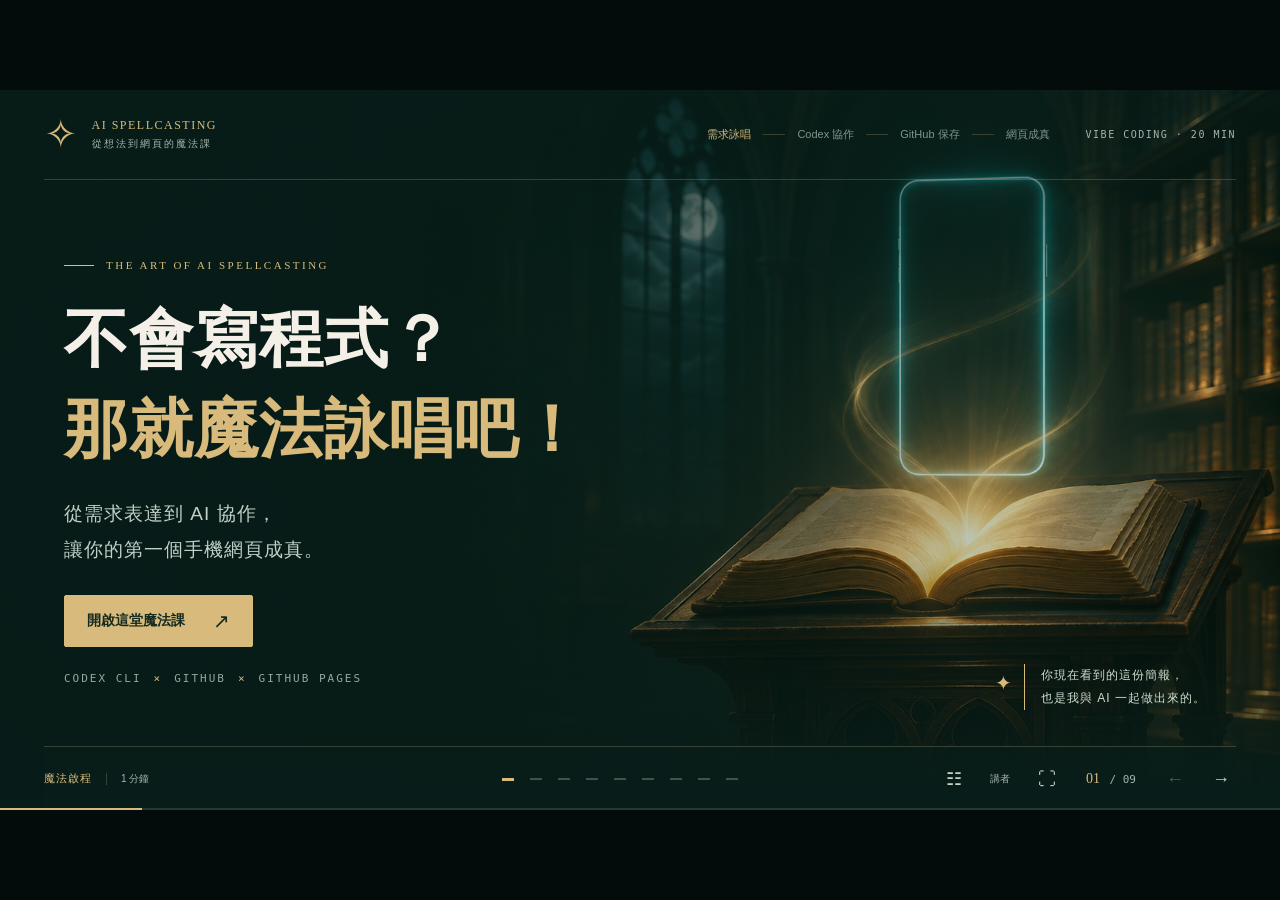
<file: index.html>
<!DOCTYPE html>
<html lang="zh-Hant"><head><meta charset="utf-8"/><meta content="width=device-width,initial-scale=1" name="viewport"/><meta content="#081d19" name="theme-color"/><meta content="20 分鐘，從需求詠唱、Codex 協作到 GitHub Pages 發布。互動式網頁實作課程。" name="description"/><title>不會寫程式？那就魔法詠唱吧！</title><link href="style.css" rel="stylesheet"/></head><body><div class="deck-shell"><div class="deck" id="deck">
<header class="masthead"><button aria-label="回到封面" class="brand" id="home"><span class="sigil">✧</span><span>AI SPELLCASTING<span class="brand-sub">從想法到網頁的魔法課</span></span></button><nav aria-label="課程進度" class="journey"><span class="current">需求詠唱</span><i></i><span>Codex 協作</span><i></i><span>GitHub 保存</span><i></i><span>網頁成真</span></nav><span class="edition">VIBE CODING · 20 MIN</span></header>
<main id="slides">
<section aria-hidden="false" aria-labelledby="title1" class="slide cover active" data-name="魔法啟程" data-time="1 分鐘">
<div aria-label="魔法學院古籍與藍色數位傳送門" class="cover-art" role="img"></div><div class="cover-shade"></div><div class="cover-copy"><div class="eyebrow"><span></span> THE ART OF AI SPELLCASTING</div><h1 id="title1">不會寫程式？<br/><em>那就魔法詠唱吧！</em></h1><p class="cover-desc">從需求表達到 AI 協作，<br/>讓你的第一個手機網頁成真。</p><button class="primary" data-next="">開啟這堂魔法課 <span>↗</span></button><div class="cover-tools">CODEX CLI <b>×</b> GITHUB <b>×</b> GITHUB PAGES</div></div><div class="cover-caption"><span class="tiny-star">✦</span> 你現在看到的這份簡報，<br/>也是我與 AI 一起做出來的。</div>
</section>
<section aria-hidden="true" aria-labelledby="title2" class="slide" data-name="魔法覺醒" data-time="2 分鐘" inert=""><div class="eyebrow">01 / A NEW WAY TO CREATE</div><h2 id="title2">起點，從語法變成<em>想法。</em></h2><p class="lead">AI 降低動手的門檻；你仍負責需求、驗收與取捨。</p><div class="comparison"><div class="old-way"><span class="small-label">過去的起點</span><h3>先學會怎麼寫</h3><div class="code-words"><span>&lt;HTML&gt;</span><span>{ CSS }</span><span>JavaScript( )</span></div><p>結構、樣式、互動<br/>每一部分，都要自己組合。</p></div><div class="divider-star">✧</div><div class="new-way"><span class="small-label gold">現在，你可以這樣開始</span><h3>先說清楚要什麼</h3><blockquote>「我要一個家人用手機<br/>就能查看的旅遊行程表。」</blockquote><p>描述需求 → AI 協助實作 → 親自驗收</p></div></div><div class="takeaway"><span>記住這件事</span>不必先精通程式，也能開始；看懂與確認成果，一樣重要。</div></section>
<section aria-hidden="true" aria-labelledby="title3" class="slide" data-name="詠唱失敗" data-time="2 分鐘" inert=""><div class="eyebrow">02 / THE INCOMPLETE SPELL</div><h2 id="title3">AI 會寫程式，<em>但不會讀心。</em></h2><div class="two-col fail-layout"><div><span class="small-label">第一道咒語</span><div class="spell-quote">「幫我做一個<br/>旅遊網頁。」</div><p class="muted">給的線索太少，AI 就得自己猜。</p><button class="primary" id="cast-vague">施展這道咒語 <span>✧</span></button><p class="demo-label">教學模擬 · 點擊呈現預先製作的範例</p></div><div class="browser-preview"><div class="browser-bar"><span>● ● ●</span> travel-preview.local</div><div class="preview-empty" id="vague-empty"><span>✧</span><p>一句話，會召喚出什麼？</p></div><div hidden="" id="vague-result"><div class="tour-hero"><span>EXPLORE THE WORLD</span><h3>岡山，<br/>遇見美好。</h3><div class="fake-button">探索岡山旅程 ↗</div></div><div class="tour-bottom"><b>精選旅行靈感</b><p>岡山城　/　倉敷漫遊　/　吉備路散策</p></div><div class="result-note">有旅遊的感覺，卻沒有你需要的行程管理。</div></div></div></div></section>
<section aria-hidden="true" aria-labelledby="title4" class="slide" data-name="強化咒語" data-time="4 分鐘" inert=""><div class="eyebrow">03 / MAKE YOUR INTENT VISIBLE <span class="demo-badge">互動教學模擬</span></div><h2 id="title4">讓咒語變清楚，<em>讓想法有形。</em></h2><div class="spell-workbench"><div class="spell-editor"><div class="editor-top"><span>需求詠唱強化器</span><span id="spell-count">0 / 6</span></div><div class="spell-parts" id="spell-parts"></div><div aria-live="polite" class="prompt-box" id="prompt-box">請幫我做一個旅遊網頁。</div><div class="button-row"><button class="primary" id="enhance">補充下一項 <span>＋</span></button><button class="text-button" id="reset-spell">重新詠唱</button><button class="text-button" id="copy-prompt">複製需求 ↗</button></div><p class="demo-label">六項是思考提示，不必每次全部寫滿；預覽為預設範例。</p></div><div class="mini-stage"><div class="phone" id="spell-phone"><div class="phone-notch"></div><div class="mini-app" id="spell-preview"><div class="mini-empty"><span>✧</span><p>你的想法<br/>從一句話開始</p></div></div></div><div class="phone-caption">線索越明確，成果越容易符合期待。</div></div></div></section>
<section aria-hidden="true" aria-labelledby="title5" class="slide" data-name="咒語修正" data-time="2 分鐘" inert=""><div class="eyebrow">04 / COLLABORATE, THEN ITERATE</div><h2 id="title5">第一版，<em>只是對話的開始。</em></h2><p class="lead">不要只說「再好看一點」。告訴 AI：哪裡、怎麼改、哪些要保留。</p><div class="iteration"><div aria-label="協作步驟" class="loop-steps" role="group"><button aria-pressed="true" class="loop-step selected" data-loop="0"><span>01</span><div>說出需求<small>先做一個能用的小版本</small></div>↗</button><button aria-pressed="false" class="loop-step" data-loop="1"><span>02</span><div>檢查成果<small>用實際操作找出差距</small></div>↗</button><button aria-pressed="false" class="loop-step" data-loop="2"><span>03</span><div>具體修正<small>說明改什麼、保留什麼</small></div>↗</button></div><div class="feedback-panel"><span class="small-label gold" id="feedback-label">先提出最小需求</span><blockquote id="feedback-text">「先讓我可以切換日期，查看每天要去的景點。」</blockquote><p id="feedback-detail">第一版先確認核心流程，再逐步加入支出等功能。</p></div></div><div class="takeaway"><span>驗收不是看一眼</span>手機好讀嗎？日期能切嗎？金額真的算對了嗎？</div></section>
<section aria-hidden="true" aria-labelledby="title6" class="slide" data-name="Codex 實戰" data-time="4 分鐘" inert=""><div class="eyebrow">05 / LIVE CODEX SESSION</div><h2 id="title6">現在，<em>讓網頁真的改變。</em></h2><div class="live-layout"><div><div class="terminal"><div class="terminal-title"><span>● ● ●</span> 本機操作指引 · 非連線終端機</div><div class="terminal-body"><p><span class="cyan">~/travel-helper $</span> codex</p><div class="terminal-rule"></div><span class="small-label gold">貼上這段需求</span><p id="live-prompt">請閱讀目前日本岡山 5 天 4 夜專案的 index.html，新增「當日總支出」功能，依選取日期的 expenses 加總 amount，以 JPY 顯示。保留五天日期切換、景點卡片與支出明細，不引入外部套件或 API。完成後請說明修改內容，並提供驗收方式。</p><button class="text-button" id="copy-live">複製到剪貼簿 ↗</button></div></div><div class="live-actions"><a class="text-button" download="index.html" href="starter/index.html">下載半成品 ↓</a><a class="text-button" href="demo/index.html" rel="noopener" target="_blank">開啟完成範例 ↗</a></div><p class="demo-label">現場切換到 Codex CLI 實際修改；右側是離線備援範例。</p></div><div class="live-demo"><div aria-label="範例版本" class="segmented"><button id="show-before">修改前</button><button class="selected" id="show-after">完成範例</button></div><iframe id="travel-frame" src="demo/index.html" title="可操作的旅遊小神器完成範例"></iframe></div></div></section>
<section aria-hidden="true" aria-labelledby="title7" class="slide" data-name="GitHub 保存" data-time="1 分鐘" inert=""><div class="eyebrow">06 / SAVE THE MAGIC</div><h2 id="title7">寫完了，<em>接著讓它被看見。</em></h2><p class="lead">三個名字，三種工作。保存程式與發布網站，是不同的步驟。</p><div class="roles"><article><span class="role-number">01 / LOCAL</span><div class="role-symbol">⌘</div><h3>Git</h3><p>記錄修改版本</p><small>在本機建立可回頭查看的紀錄。</small></article><article><span class="role-number">02 / REMOTE</span><div class="role-symbol">⑂</div><h3>GitHub</h3><p>保存、協作程式</p><small>將版本推送到遠端儲存庫。</small></article><article><span class="role-number">03 / ONLINE</span><div class="role-symbol">↗</div><h3>GitHub Pages</h3><p>發布靜態網站</p><small>從設定的來源產生可開啟的網址。</small></article></div><div class="takeaway"><span>這堂課的路線</span>本機修改 → Git commit → Git push → Pages 發布 → 手機驗收</div></section>
<section aria-hidden="true" aria-labelledby="title8" class="slide" data-name="網頁發布" data-time="3 分鐘" inert=""><div class="eyebrow">07 / OPEN THE PORTAL</div><h2 id="title8">從電腦裡的檔案，<em>到手機裡的網址。</em></h2><div class="deploy-layout"><div class="deploy-steps"><button aria-pressed="true" class="deploy-step selected" data-deploy="0"><span>1</span><div>檢查與提交<small>先確認要上傳哪些檔案</small></div></button><button aria-pressed="false" class="deploy-step" data-deploy="1"><span>2</span><div>推送到 GitHub<small>保存這次修改的版本</small></div></button><button aria-pressed="false" class="deploy-step" data-deploy="2"><span>3</span><div>啟用 Pages<small>設定發布來源，等待完成</small></div></button><a class="source-link" href="https://docs.github.com/en/pages/getting-started-with-github-pages/configuring-a-publishing-source-for-your-github-pages-site" rel="noopener" target="_blank">GitHub 官方設定說明 ↗</a></div><div class="deploy-content" id="deploy-content"><span class="small-label gold">檢查這次要上傳的內容</span><h3>先確認，再留下版本。</h3><pre>git status
git diff
git add index.html
git diff --cached</pre><p>確認 staged 內容只有練習檔案，沒有密碼、API Key 或內部資料。若另有 CSS / JS，請明確加入對應檔案。</p></div></div><p class="deploy-prereq">課前完成：Git 與 Codex CLI 安裝／帳號登入／Git 儲存庫與 origin／main 分支／根目錄 index.html。示範僅使用公開練習資料。</p></section>
<section aria-hidden="true" aria-labelledby="title9" class="slide finale" data-name="魔法成真" data-time="1 分鐘" inert=""><div class="eyebrow">08 / YOUR NEXT CREATION STARTS HERE</div><div class="final-layout"><div><div class="final-star">✧</div><h2 id="title9">真正的魔法，<br/>是把想法<em>說清楚，</em><br/>再讓它成真。</h2><p class="lead">你負責想、確認、改善。<br/>AI 協助你實作。</p><a class="primary" href="demo/index.html" rel="noopener" target="_blank">打開岡山旅遊小神器 <span>↗</span></a></div><div class="qr-panel"><span class="small-label gold">TAKE THE MAGIC WITH YOU</span><div aria-label="課程網址 QR Code" id="qr-code"><svg aria-label="網址 QR Code" role="img" shape-rendering="crispEdges" viewbox="0 0 41 41" xmlns="http://www.w3.org/2000/svg"><rect fill="white" height="100%" width="100%"></rect><path d="M4,4h1v1h-1zM5,4h1v1h-1zM6,4h1v1h-1zM7,4h1v1h-1zM8,4h1v1h-1zM9,4h1v1h-1zM10,4h1v1h-1zM12,4h1v1h-1zM14,4h1v1h-1zM17,4h1v1h-1zM18,4h1v1h-1zM21,4h1v1h-1zM22,4h1v1h-1zM26,4h1v1h-1zM30,4h1v1h-1zM31,4h1v1h-1zM32,4h1v1h-1zM33,4h1v1h-1zM34,4h1v1h-1zM35,4h1v1h-1zM36,4h1v1h-1zM4,5h1v1h-1zM10,5h1v1h-1zM12,5h1v1h-1zM14,5h1v1h-1zM17,5h1v1h-1zM20,5h1v1h-1zM22,5h1v1h-1zM23,5h1v1h-1zM26,5h1v1h-1zM28,5h1v1h-1zM30,5h1v1h-1zM36,5h1v1h-1zM4,6h1v1h-1zM6,6h1v1h-1zM7,6h1v1h-1zM8,6h1v1h-1zM10,6h1v1h-1zM12,6h1v1h-1zM13,6h1v1h-1zM14,6h1v1h-1zM15,6h1v1h-1zM17,6h1v1h-1zM19,6h1v1h-1zM23,6h1v1h-1zM25,6h1v1h-1zM26,6h1v1h-1zM28,6h1v1h-1zM30,6h1v1h-1zM32,6h1v1h-1zM33,6h1v1h-1zM34,6h1v1h-1zM36,6h1v1h-1zM4,7h1v1h-1zM6,7h1v1h-1zM7,7h1v1h-1zM8,7h1v1h-1zM10,7h1v1h-1zM13,7h1v1h-1zM14,7h1v1h-1zM16,7h1v1h-1zM17,7h1v1h-1zM21,7h1v1h-1zM23,7h1v1h-1zM24,7h1v1h-1zM25,7h1v1h-1zM26,7h1v1h-1zM28,7h1v1h-1zM30,7h1v1h-1zM32,7h1v1h-1zM33,7h1v1h-1zM34,7h1v1h-1zM36,7h1v1h-1zM4,8h1v1h-1zM6,8h1v1h-1zM7,8h1v1h-1zM8,8h1v1h-1zM10,8h1v1h-1zM12,8h1v1h-1zM14,8h1v1h-1zM16,8h1v1h-1zM17,8h1v1h-1zM18,8h1v1h-1zM20,8h1v1h-1zM23,8h1v1h-1zM25,8h1v1h-1zM26,8h1v1h-1zM30,8h1v1h-1zM32,8h1v1h-1zM33,8h1v1h-1zM34,8h1v1h-1zM36,8h1v1h-1zM4,9h1v1h-1zM10,9h1v1h-1zM13,9h1v1h-1zM14,9h1v1h-1zM15,9h1v1h-1zM16,9h1v1h-1zM18,9h1v1h-1zM27,9h1v1h-1zM28,9h1v1h-1zM30,9h1v1h-1zM36,9h1v1h-1zM4,10h1v1h-1zM5,10h1v1h-1zM6,10h1v1h-1zM7,10h1v1h-1zM8,10h1v1h-1zM9,10h1v1h-1zM10,10h1v1h-1zM12,10h1v1h-1zM14,10h1v1h-1zM16,10h1v1h-1zM18,10h1v1h-1zM20,10h1v1h-1zM22,10h1v1h-1zM24,10h1v1h-1zM26,10h1v1h-1zM28,10h1v1h-1zM30,10h1v1h-1zM31,10h1v1h-1zM32,10h1v1h-1zM33,10h1v1h-1zM34,10h1v1h-1zM35,10h1v1h-1zM36,10h1v1h-1zM14,11h1v1h-1zM15,11h1v1h-1zM17,11h1v1h-1zM22,11h1v1h-1zM23,11h1v1h-1zM24,11h1v1h-1zM26,11h1v1h-1zM27,11h1v1h-1zM4,12h1v1h-1zM7,12h1v1h-1zM8,12h1v1h-1zM9,12h1v1h-1zM10,12h1v1h-1zM11,12h1v1h-1zM12,12h1v1h-1zM13,12h1v1h-1zM16,12h1v1h-1zM18,12h1v1h-1zM20,12h1v1h-1zM21,12h1v1h-1zM27,12h1v1h-1zM29,12h1v1h-1zM32,12h1v1h-1zM34,12h1v1h-1zM35,12h1v1h-1zM36,12h1v1h-1zM5,13h1v1h-1zM6,13h1v1h-1zM13,13h1v1h-1zM14,13h1v1h-1zM16,13h1v1h-1zM19,13h1v1h-1zM22,13h1v1h-1zM23,13h1v1h-1zM25,13h1v1h-1zM26,13h1v1h-1zM27,13h1v1h-1zM32,13h1v1h-1zM33,13h1v1h-1zM34,13h1v1h-1zM5,14h1v1h-1zM8,14h1v1h-1zM9,14h1v1h-1zM10,14h1v1h-1zM11,14h1v1h-1zM12,14h1v1h-1zM13,14h1v1h-1zM14,14h1v1h-1zM19,14h1v1h-1zM21,14h1v1h-1zM24,14h1v1h-1zM25,14h1v1h-1zM27,14h1v1h-1zM29,14h1v1h-1zM32,14h1v1h-1zM33,14h1v1h-1zM34,14h1v1h-1zM35,14h1v1h-1zM36,14h1v1h-1zM5,15h1v1h-1zM7,15h1v1h-1zM8,15h1v1h-1zM9,15h1v1h-1zM14,15h1v1h-1zM15,15h1v1h-1zM16,15h1v1h-1zM18,15h1v1h-1zM21,15h1v1h-1zM22,15h1v1h-1zM24,15h1v1h-1zM28,15h1v1h-1zM30,15h1v1h-1zM31,15h1v1h-1zM34,15h1v1h-1zM36,15h1v1h-1zM4,16h1v1h-1zM6,16h1v1h-1zM8,16h1v1h-1zM10,16h1v1h-1zM12,16h1v1h-1zM13,16h1v1h-1zM15,16h1v1h-1zM17,16h1v1h-1zM18,16h1v1h-1zM19,16h1v1h-1zM20,16h1v1h-1zM23,16h1v1h-1zM24,16h1v1h-1zM26,16h1v1h-1zM27,16h1v1h-1zM28,16h1v1h-1zM30,16h1v1h-1zM31,16h1v1h-1zM35,16h1v1h-1zM4,17h1v1h-1zM5,17h1v1h-1zM6,17h1v1h-1zM14,17h1v1h-1zM18,17h1v1h-1zM19,17h1v1h-1zM20,17h1v1h-1zM22,17h1v1h-1zM25,17h1v1h-1zM26,17h1v1h-1zM27,17h1v1h-1zM29,17h1v1h-1zM8,18h1v1h-1zM9,18h1v1h-1zM10,18h1v1h-1zM14,18h1v1h-1zM16,18h1v1h-1zM19,18h1v1h-1zM21,18h1v1h-1zM23,18h1v1h-1zM24,18h1v1h-1zM25,18h1v1h-1zM30,18h1v1h-1zM32,18h1v1h-1zM33,18h1v1h-1zM34,18h1v1h-1zM4,19h1v1h-1zM5,19h1v1h-1zM6,19h1v1h-1zM7,19h1v1h-1zM8,19h1v1h-1zM11,19h1v1h-1zM12,19h1v1h-1zM13,19h1v1h-1zM15,19h1v1h-1zM18,19h1v1h-1zM19,19h1v1h-1zM20,19h1v1h-1zM23,19h1v1h-1zM24,19h1v1h-1zM26,19h1v1h-1zM29,19h1v1h-1zM32,19h1v1h-1zM33,19h1v1h-1zM34,19h1v1h-1zM36,19h1v1h-1zM5,20h1v1h-1zM7,20h1v1h-1zM9,20h1v1h-1zM10,20h1v1h-1zM11,20h1v1h-1zM12,20h1v1h-1zM17,20h1v1h-1zM19,20h1v1h-1zM22,20h1v1h-1zM26,20h1v1h-1zM27,20h1v1h-1zM29,20h1v1h-1zM30,20h1v1h-1zM31,20h1v1h-1zM32,20h1v1h-1zM33,20h1v1h-1zM6,21h1v1h-1zM7,21h1v1h-1zM9,21h1v1h-1zM14,21h1v1h-1zM15,21h1v1h-1zM18,21h1v1h-1zM19,21h1v1h-1zM21,21h1v1h-1zM22,21h1v1h-1zM23,21h1v1h-1zM24,21h1v1h-1zM26,21h1v1h-1zM30,21h1v1h-1zM32,21h1v1h-1zM34,21h1v1h-1zM36,21h1v1h-1zM4,22h1v1h-1zM5,22h1v1h-1zM6,22h1v1h-1zM10,22h1v1h-1zM14,22h1v1h-1zM15,22h1v1h-1zM18,22h1v1h-1zM19,22h1v1h-1zM23,22h1v1h-1zM25,22h1v1h-1zM26,22h1v1h-1zM27,22h1v1h-1zM29,22h1v1h-1zM31,22h1v1h-1zM33,22h1v1h-1zM34,22h1v1h-1zM36,22h1v1h-1zM5,23h1v1h-1zM8,23h1v1h-1zM12,23h1v1h-1zM14,23h1v1h-1zM15,23h1v1h-1zM18,23h1v1h-1zM24,23h1v1h-1zM32,23h1v1h-1zM33,23h1v1h-1zM34,23h1v1h-1zM36,23h1v1h-1zM5,24h1v1h-1zM6,24h1v1h-1zM7,24h1v1h-1zM10,24h1v1h-1zM12,24h1v1h-1zM14,24h1v1h-1zM15,24h1v1h-1zM19,24h1v1h-1zM21,24h1v1h-1zM23,24h1v1h-1zM26,24h1v1h-1zM27,24h1v1h-1zM28,24h1v1h-1zM31,24h1v1h-1zM33,24h1v1h-1zM36,24h1v1h-1zM4,25h1v1h-1zM5,25h1v1h-1zM6,25h1v1h-1zM7,25h1v1h-1zM16,25h1v1h-1zM19,25h1v1h-1zM21,25h1v1h-1zM23,25h1v1h-1zM25,25h1v1h-1zM27,25h1v1h-1zM31,25h1v1h-1zM32,25h1v1h-1zM33,25h1v1h-1zM4,26h1v1h-1zM7,26h1v1h-1zM9,26h1v1h-1zM10,26h1v1h-1zM11,26h1v1h-1zM12,26h1v1h-1zM13,26h1v1h-1zM14,26h1v1h-1zM15,26h1v1h-1zM16,26h1v1h-1zM17,26h1v1h-1zM18,26h1v1h-1zM19,26h1v1h-1zM21,26h1v1h-1zM24,26h1v1h-1zM25,26h1v1h-1zM26,26h1v1h-1zM27,26h1v1h-1zM28,26h1v1h-1zM30,26h1v1h-1zM33,26h1v1h-1zM35,26h1v1h-1zM36,26h1v1h-1zM4,27h1v1h-1zM6,27h1v1h-1zM9,27h1v1h-1zM12,27h1v1h-1zM13,27h1v1h-1zM14,27h1v1h-1zM19,27h1v1h-1zM21,27h1v1h-1zM23,27h1v1h-1zM24,27h1v1h-1zM26,27h1v1h-1zM28,27h1v1h-1zM29,27h1v1h-1zM34,27h1v1h-1zM36,27h1v1h-1zM4,28h1v1h-1zM5,28h1v1h-1zM6,28h1v1h-1zM8,28h1v1h-1zM10,28h1v1h-1zM12,28h1v1h-1zM20,28h1v1h-1zM27,28h1v1h-1zM28,28h1v1h-1zM29,28h1v1h-1zM30,28h1v1h-1zM31,28h1v1h-1zM32,28h1v1h-1zM33,28h1v1h-1zM12,29h1v1h-1zM13,29h1v1h-1zM15,29h1v1h-1zM16,29h1v1h-1zM17,29h1v1h-1zM19,29h1v1h-1zM20,29h1v1h-1zM22,29h1v1h-1zM28,29h1v1h-1zM32,29h1v1h-1zM34,29h1v1h-1zM35,29h1v1h-1zM4,30h1v1h-1zM5,30h1v1h-1zM6,30h1v1h-1zM7,30h1v1h-1zM8,30h1v1h-1zM9,30h1v1h-1zM10,30h1v1h-1zM12,30h1v1h-1zM13,30h1v1h-1zM15,30h1v1h-1zM16,30h1v1h-1zM17,30h1v1h-1zM19,30h1v1h-1zM22,30h1v1h-1zM23,30h1v1h-1zM24,30h1v1h-1zM25,30h1v1h-1zM26,30h1v1h-1zM27,30h1v1h-1zM28,30h1v1h-1zM30,30h1v1h-1zM32,30h1v1h-1zM34,30h1v1h-1zM35,30h1v1h-1zM4,31h1v1h-1zM10,31h1v1h-1zM12,31h1v1h-1zM14,31h1v1h-1zM17,31h1v1h-1zM18,31h1v1h-1zM19,31h1v1h-1zM20,31h1v1h-1zM22,31h1v1h-1zM24,31h1v1h-1zM28,31h1v1h-1zM32,31h1v1h-1zM33,31h1v1h-1zM34,31h1v1h-1zM35,31h1v1h-1zM36,31h1v1h-1zM4,32h1v1h-1zM6,32h1v1h-1zM7,32h1v1h-1zM8,32h1v1h-1zM10,32h1v1h-1zM12,32h1v1h-1zM13,32h1v1h-1zM16,32h1v1h-1zM17,32h1v1h-1zM19,32h1v1h-1zM24,32h1v1h-1zM27,32h1v1h-1zM28,32h1v1h-1zM29,32h1v1h-1zM30,32h1v1h-1zM31,32h1v1h-1zM32,32h1v1h-1zM4,33h1v1h-1zM6,33h1v1h-1zM7,33h1v1h-1zM8,33h1v1h-1zM10,33h1v1h-1zM12,33h1v1h-1zM17,33h1v1h-1zM18,33h1v1h-1zM19,33h1v1h-1zM20,33h1v1h-1zM21,33h1v1h-1zM23,33h1v1h-1zM28,33h1v1h-1zM29,33h1v1h-1zM31,33h1v1h-1zM34,33h1v1h-1zM35,33h1v1h-1zM36,33h1v1h-1zM4,34h1v1h-1zM6,34h1v1h-1zM7,34h1v1h-1zM8,34h1v1h-1zM10,34h1v1h-1zM13,34h1v1h-1zM15,34h1v1h-1zM16,34h1v1h-1zM17,34h1v1h-1zM19,34h1v1h-1zM20,34h1v1h-1zM21,34h1v1h-1zM22,34h1v1h-1zM23,34h1v1h-1zM24,34h1v1h-1zM26,34h1v1h-1zM27,34h1v1h-1zM29,34h1v1h-1zM31,34h1v1h-1zM32,34h1v1h-1zM35,34h1v1h-1zM36,34h1v1h-1zM4,35h1v1h-1zM10,35h1v1h-1zM17,35h1v1h-1zM18,35h1v1h-1zM20,35h1v1h-1zM23,35h1v1h-1zM26,35h1v1h-1zM27,35h1v1h-1zM29,35h1v1h-1zM30,35h1v1h-1zM31,35h1v1h-1zM32,35h1v1h-1zM33,35h1v1h-1zM34,35h1v1h-1zM35,35h1v1h-1zM36,35h1v1h-1zM4,36h1v1h-1zM5,36h1v1h-1zM6,36h1v1h-1zM7,36h1v1h-1zM8,36h1v1h-1zM9,36h1v1h-1zM10,36h1v1h-1zM12,36h1v1h-1zM13,36h1v1h-1zM15,36h1v1h-1zM17,36h1v1h-1zM18,36h1v1h-1zM19,36h1v1h-1zM20,36h1v1h-1zM21,36h1v1h-1zM23,36h1v1h-1zM27,36h1v1h-1zM28,36h1v1h-1zM31,36h1v1h-1zM32,36h1v1h-1zM33,36h1v1h-1z" fill="#061b14"></path></svg></div><p id="qr-caption">講師預覽網址 · 需登入擁有者帳號</p><a href="https://ai-spellcasting-academy-jingya.karenl9014.chatgpt.site/" id="qr-link" rel="noopener" target="_blank">https://ai-spellcasting-academy-jingya.karenl9014.chatgpt.site</a><button class="text-button" id="configure-url">設定課堂公開網址 ↗</button><p class="demo-label">上課前改為已發布的 GitHub Pages 網址，<br/>並用另一支手機實際掃碼確認。</p></div></div></section>
</main>
<footer class="deck-footer"><div class="footer-left"><span class="chapter" id="chapter">魔法啟程</span><span class="footer-divider"></span><span id="timing">1 分鐘</span></div><div aria-label="頁面導覽" class="slide-progress" id="slide-progress"></div><div class="footer-controls"><button aria-label="開啟目錄" id="overview-button" title="目錄 (O)">☷</button><button aria-label="開啟講者視窗" id="speaker-button" title="講者視窗 (S)">講者</button><button aria-label="切換全螢幕" id="fullscreen" title="全螢幕 (F)">⛶</button><span class="page" id="page">01 <i>/ 09</i></span><button aria-label="上一頁" disabled="" id="prev">←</button><button aria-label="下一頁" id="next">→</button></div></footer><div class="bottom-track"><div id="bottom-progress" style="width: 11.1111%;"></div></div>
</div></div><dialog id="overview"><div class="dialog-heading"><span>課程地圖 · 20 分鐘</span><button aria-label="關閉目錄" class="text-button" data-close="overview">✕</button></div><div id="overview-list"></div><p class="demo-label">← → 切換頁面 · F 全螢幕 · S 講者視窗 · O 目錄 · Esc 關閉</p></dialog><dialog id="url-dialog"><div class="dialog-heading"><span>設定課堂網址</span><button aria-label="關閉網址設定" class="text-button" data-close="url-dialog">✕</button></div><p>請填入已發布、學員可開啟的完整 HTTPS 網址。</p><form id="url-form"><label for="course-url">課程或作品網址</label><input aria-describedby="url-status" id="course-url" placeholder="https://你的帳號.github.io/專案名稱/" required="" type="url"/><p id="url-status" role="status"></p><button class="primary" type="submit">更新 QR Code <span>↗</span></button></form><button class="text-button" id="reset-url">還原講師預覽網址</button></dialog><div class="toast" id="toast" role="status"></div><script defer="True" src="qr.js"></script><script defer="True" src="okayama-itinerary.js"></script><script defer="True" src="app.js"></script></body></html>
</file>
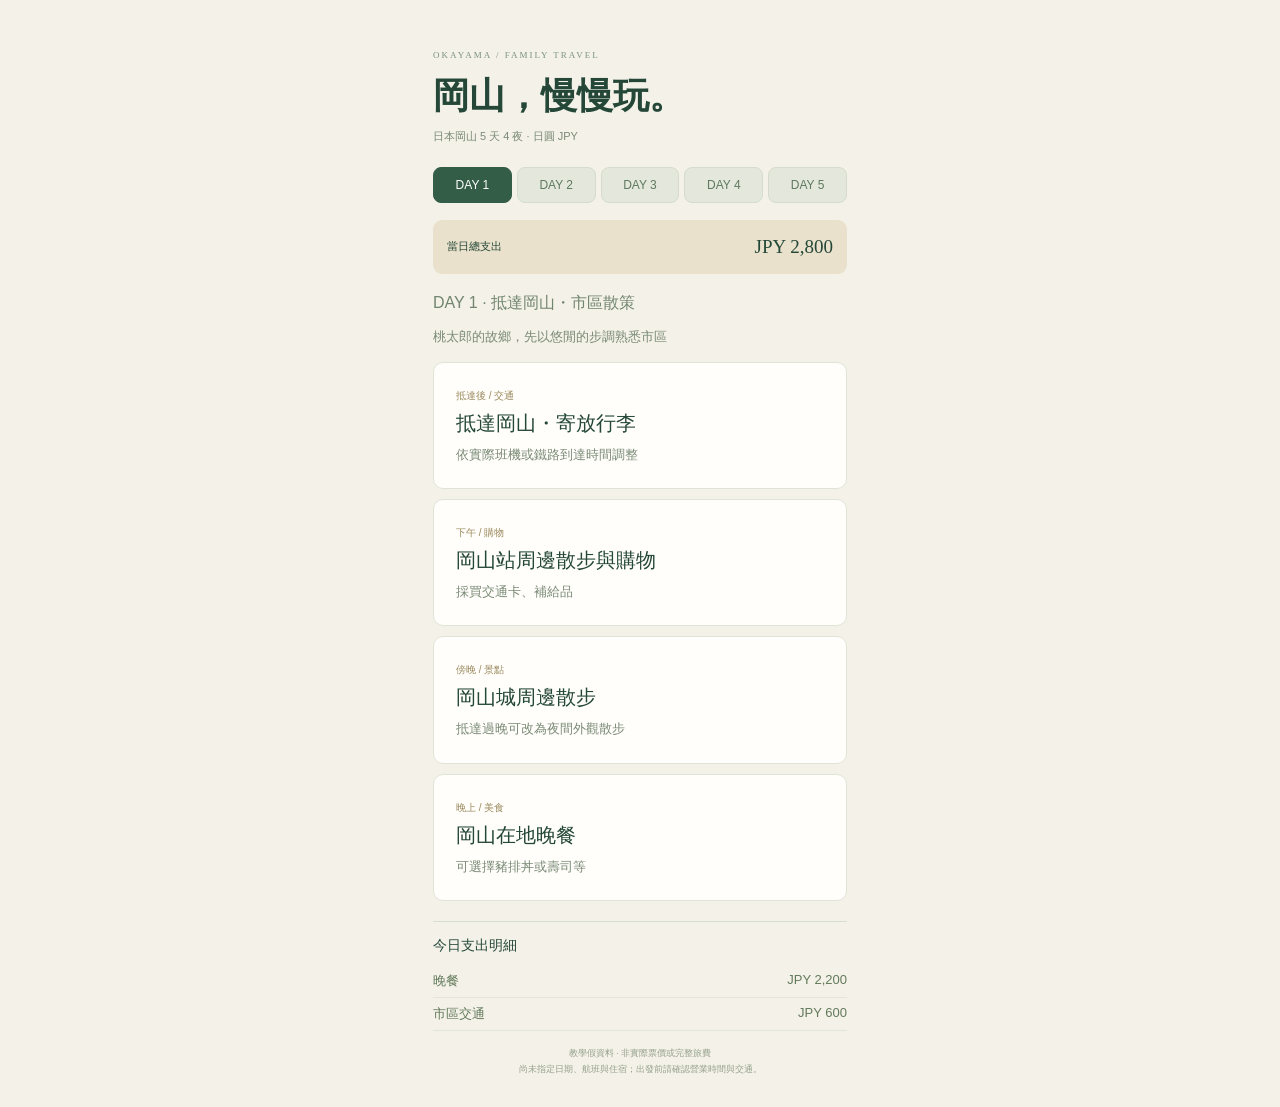
<file: demo/index.html>
<!DOCTYPE html>
<!-- saved from url=(0068)https://ai-spellcasting-academy-jingya.karenl9014.chatgpt.site/demo/ -->
<html lang="zh-Hant"><head><meta http-equiv="Content-Type" content="text/html; charset=UTF-8"><meta name="viewport" content="width=device-width,initial-scale=1"><title>旅遊小神器｜日本岡山 5 天 4 夜</title><style>*{box-sizing:border-box}body{margin:0;background:#f3f1e8;color:#244738;font-family:'Microsoft JhengHei','PingFang TC',sans-serif}.app{max-width:450px;margin:auto;padding:25px 18px 30px}.eyebrow{font:9px Georgia,serif;letter-spacing:2px;color:#7c937f}h1{font-family:'PMingLiU',serif;font-size:28px;font-weight:600;margin:12px 0 6px}p{font-size:11px;color:#7a8a76;margin:0;line-height:1.7}.days{display:flex;gap:9px;margin:21px 0 17px}.days button{flex:1;background:#e4e7db;color:#5f795f;border:1px solid #d5dccb;border-radius:8px;padding:11px 8px;font-size:12px;cursor:pointer}.days button.active{background:#335d47;color:#fff;border-color:#335d47}.date{font-size:11px;color:#71856f;margin:15px 0 9px}.card{background:#fffefa;border:1px solid #e0e4d7;border-radius:10px;padding:14px;margin-bottom:10px}.card small{font-size:10px;color:#9a885d}.card h2{font-size:16px;font-weight:500;margin:7px 0}.card p{font-size:11px}.cost{color:#516c4d;font-size:11px;margin-top:10px;display:block}.total{background:#e9e1cb;padding:16px 14px;border-radius:9px;margin:0 0 15px;display:flex;justify-content:space-between;align-items:center}.total span{font-size:11px}.total strong{font:19px Georgia,serif}.hint{margin-top:14px;text-align:center;font-size:9px;color:#96a18c}button:focus-visible{outline:3px solid #a18039;outline-offset:3px}@media(min-width:600px){.app{padding-top:50px}h1{font-size:36px}.card{padding:22px}.card h2{font-size:20px}.card p,.cost,.date{font-size:13px}.days button{font-size:14px}}
.days{display:grid;grid-template-columns:repeat(5,minmax(0,1fr));gap:5px}.days button{min-width:0;padding:10px 1px;font-size:10px;white-space:nowrap}.days button:focus-visible{outline:2px solid #a18039;outline-offset:2px}.total{margin:0 0 15px;gap:8px}.total strong{white-space:nowrap}.summary{margin:0 0 14px;line-height:1.8;font-size:11px}.expense-section{margin-top:20px;border-top:1px solid #d7dece;padding-top:15px}.expense-section h2{font-size:14px;font-weight:500;margin:0 0 10px}.expense-row{display:flex;justify-content:space-between;gap:12px;font-size:11px;color:#637a5b;padding:7px 0;border-bottom:1px solid #e1e6d8}.expense-row strong{font-weight:500;white-space:nowrap}.date{font-size:13px;font-weight:500;line-height:1.7}.hint{line-height:1.8}button{touch-action:manipulation}@media(min-width:600px){.days button{font-size:12px}.date{font-size:16px}.summary,.expense-row{font-size:13px}}</style></head><body><main class="app"><div class="eyebrow">OKAYAMA / FAMILY TRAVEL</div><h1>岡山，慢慢玩。</h1><p>日本岡山 5 天 4 夜 · 日圓 JPY</p><nav class="days" aria-label="選擇旅遊日期"><button data-day="1" aria-pressed="true" class="active">DAY 1</button><button data-day="2" aria-pressed="false">DAY 2</button><button data-day="3" aria-pressed="false">DAY 3</button><button data-day="4" aria-pressed="false">DAY 4</button><button data-day="5" aria-pressed="false">DAY 5</button></nav><section class="total" aria-label="當日支出統計"><span>當日總支出</span><strong id="daily-total" aria-live="polite">JPY 2,800</strong></section><div class="date" id="date-label">DAY 1 · 抵達岡山・市區散策</div><p class="summary" id="day-summary">桃太郎的故鄉，先以悠閒的步調熟悉市區</p><section id="itinerary" aria-label="當日行程"><article class="card"><small>抵達後 / 交通</small><h2>抵達岡山・寄放行李</h2><p>依實際班機或鐵路到達時間調整</p></article><article class="card"><small>下午 / 購物</small><h2>岡山站周邊散步與購物</h2><p>採買交通卡、補給品</p></article><article class="card"><small>傍晚 / 景點</small><h2>岡山城周邊散步</h2><p>抵達過晚可改為夜間外觀散步</p></article><article class="card"><small>晚上 / 美食</small><h2>岡山在地晚餐</h2><p>可選擇豬排丼或壽司等</p></article></section><section class="expense-section" aria-label="當日支出明細"><h2>今日支出明細</h2><div id="expenses"><div class="expense-row"><span>晚餐</span><strong>JPY 2,200</strong></div><div class="expense-row"><span>市區交通</span><strong>JPY 600</strong></div></div></section><p class="hint">教學假資料 · 非實際票價或完整旅費<br>尚未指定日期、航班與住宿；出發前請確認營業時間與交通。</p></main><script>
/* 日本岡山 5天4夜：旅遊小神器教學示範資料
 * 此為示範行程，非實際航班、票券或訂房。時間為建議節奏，不代表店家營業時間。
 * 預估支出是教學用假資料，單位 JPY。
 */
const okayamaTrip = {
  title: '日本岡山 5 天 4 夜',
  subtitle: '晴天之國 · 岡山／倉敷／吉備／瀨戶內海',
  destination: '日本・岡山',
  duration: { days: 5, nights: 4 },
  base: '岡山車站周邊（示範住宿地點，尚未訂房）',
  currency: 'JPY',
  note: '行程與費用皆為教學示範。尚未指定旅遊日期、航班與住宿；景點開放時間、交通及船班請出發前再次確認。',
  days: [
    {
      day: 1, title: '抵達岡山・市區散策', area: '岡山市',
      summary: '桃太郎的故鄉，先以悠閒的步調熟悉市區',
      activities: [
        { time: '抵達後', name: '抵達岡山・寄放行李', category: '交通', memo: '依實際班機或鐵路到達時間調整' },
        { time: '下午', name: '岡山站周邊散步與購物', category: '購物', memo: '採買交通卡、補給品' },
        { time: '傍晚', name: '岡山城周邊散步', category: '景點', memo: '抵達過晚可改為夜間外觀散步' },
        { time: '晚上', name: '岡山在地晚餐', category: '美食', memo: '可選擇豬排丼或壽司等' }
      ],
      expenses: [{ label: '晚餐', amount: 2200 }, { label: '市區交通', amount: 600 }]
    },
    {
      day: 2, title: '岡山後樂園・岡山城', area: '岡山市',
      summary: '漫步日本庭園，參觀烏城與旭川河畔',
      activities: [
        { time: '09:00', name: '岡山後樂園', category: '景點', memo: '庭園漫步、拍照' },
        { time: '11:30', name: '旭川河畔散步', category: '散步', memo: '步行至岡山城周邊' },
        { time: '13:00', name: '岡山城', category: '景點', memo: '參觀展區；依官方票價與開館日調整' },
        { time: '16:00', name: '表町商店街', category: '購物', memo: '咖啡、甜點與自由活動' }
      ],
      expenses: [{ label: '景點門票（示意）', amount: 1200 }, { label: '午晚餐', amount: 3200 }, { label: '交通', amount: 500 }]
    },
    {
      day: 3, title: '倉敷美觀地區・大原美術館', area: '倉敷市',
      summary: '白壁街屋、柳樹河道與經典美術館',
      activities: [
        { time: '09:00', name: 'JR 前往倉敷', category: '交通', memo: '從岡山站出發' },
        { time: '10:00', name: '倉敷美觀地區', category: '景點', memo: '白壁街屋、倉敷川散步' },
        { time: '13:00', name: '大原美術館', category: '景點', memo: '依實際開館資訊安排' },
        { time: '15:30', name: '倉敷特色小店・咖啡店', category: '購物', memo: '牛仔布雜貨、甜點等' },
        { time: '傍晚', name: '返回岡山市', category: '交通', memo: '依當日狀況彈性調整' }
      ],
      expenses: [{ label: '往返交通（示意）', amount: 800 }, { label: '美術館（示意）', amount: 2000 }, { label: '餐飲', amount: 2800 }, { label: '購物', amount: 1500 }]
    },
    {
      day: 4, title: '吉備路・歷史散策', area: '岡山／總社',
      summary: '走訪吉備津神社與吉備路田園風光',
      activities: [
        { time: '09:00', name: '吉備津神社', category: '景點', memo: '欣賞神社建築與長迴廊' },
        { time: '11:30', name: '吉備津彥神社（可選）', category: '景點', memo: '視移動方式與體力取捨' },
        { time: '下午', name: '備中國分寺周邊', category: '景點', memo: '交通銜接需事前確認；可改安排岡山市區' },
        { time: '晚上', name: '岡山站周邊自由活動', category: '購物', memo: '準備伴手禮' }
      ],
      expenses: [{ label: '交通（示意）', amount: 1800 }, { label: '餐飲', amount: 2600 }, { label: '伴手禮', amount: 2000 }]
    },
    {
      day: 5, title: '岡山伴手禮・返程', area: '岡山市',
      summary: '輕鬆收尾，預留往返機場或車站時間',
      activities: [
        { time: '上午', name: '岡山站周邊早餐', category: '美食', memo: '依退房時間安排' },
        { time: '中午前後', name: '伴手禮採買', category: '購物', memo: '桃子點心、吉備糰子等' },
        { time: '返程前', name: '前往機場或下一個城市', category: '交通', memo: '實際時刻依班機或鐵路安排' }
      ],
      expenses: [{ label: '餐飲', amount: 1600 }, { label: '伴手禮', amount: 2500 }, { label: '返程交通（示意）', amount: 1200 }]
    }
  ]
};

const currency = amount => 'JPY ' + amount.toLocaleString('zh-TW');
function render(dayNumber) {
  const today = okayamaTrip.days.find(day => day.day === dayNumber);
  document.querySelectorAll('[data-day]').forEach(button => {
    const active = Number(button.dataset.day) === dayNumber;
    button.classList.toggle('active', active);
    button.setAttribute('aria-pressed', String(active));
  });
  document.getElementById('date-label').textContent = 'DAY ' + today.day + ' · ' + today.title;
  document.getElementById('day-summary').textContent = today.summary;
  document.getElementById('itinerary').innerHTML = today.activities.map(item => `<article class="card"><small>${item.time} / ${item.category}</small><h2>${item.name}</h2><p>${item.memo}</p></article>`).join('');
  document.getElementById('expenses').innerHTML = today.expenses.map(item => `<div class="expense-row"><span>${item.label}</span><strong>${currency(item.amount)}</strong></div>`).join('');
  const total = today.expenses.reduce((sum, item) => sum + item.amount, 0);
  document.getElementById('daily-total').textContent = currency(total);
}
document.querySelectorAll('[data-day]').forEach(button => button.addEventListener('click', () => render(Number(button.dataset.day))));
render(1);
</script>
</body></html>
</file>
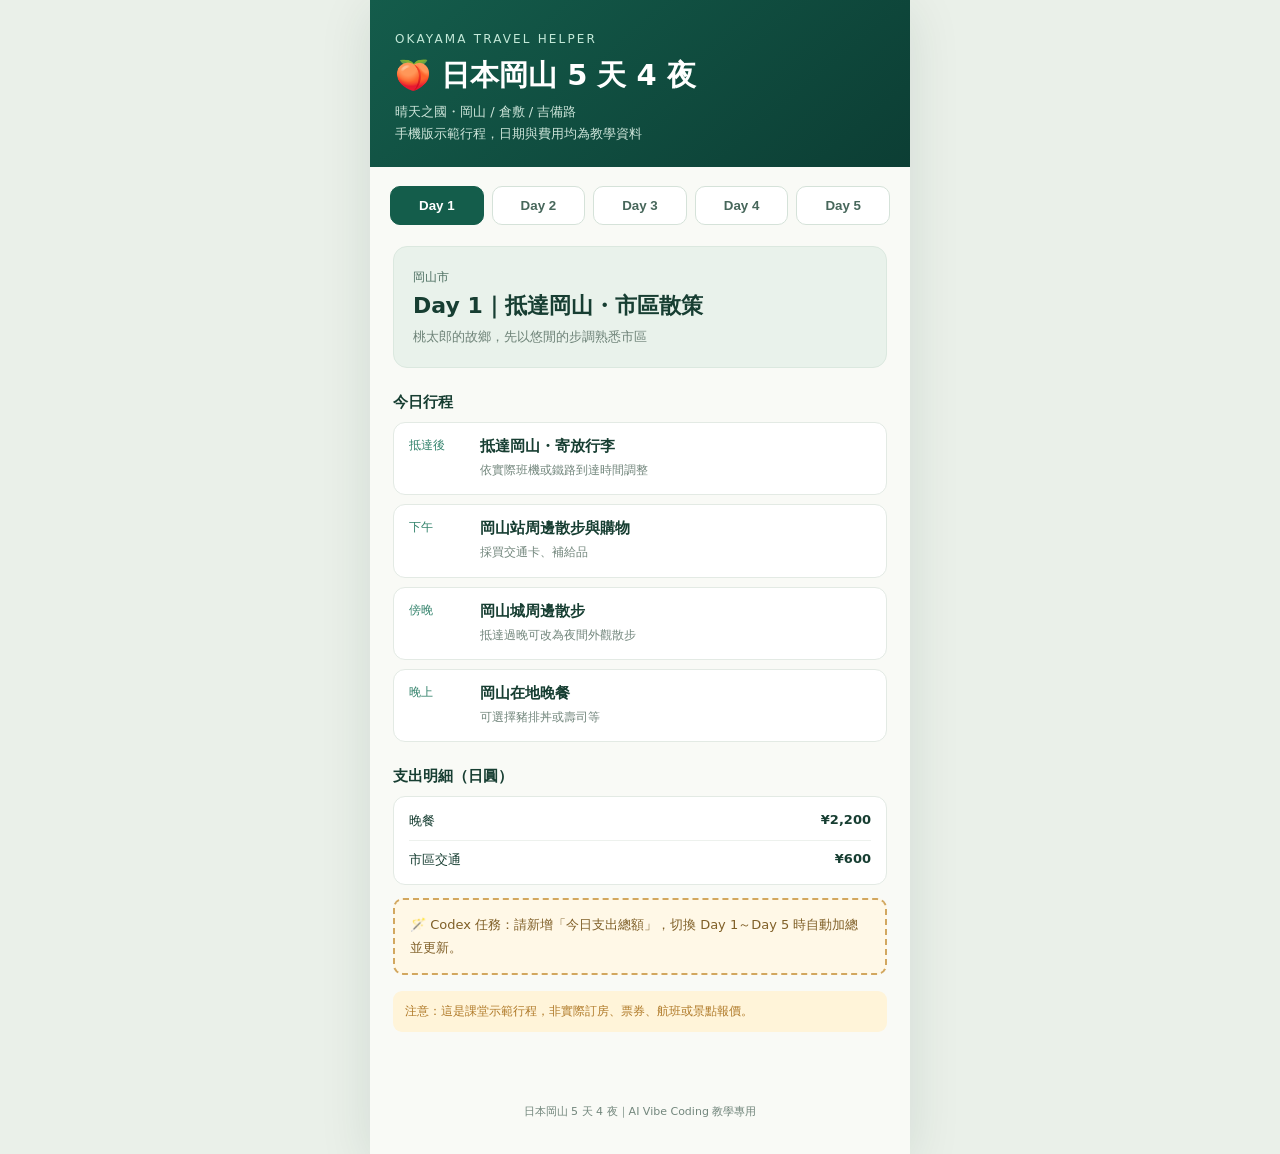
<file: starter/index.html>
<!doctype html><html lang="zh-Hant"><head><meta charset="utf-8"><meta name="viewport" content="width=device-width, initial-scale=1"><title>岡山 5 天 4 夜｜旅遊小神器</title><style>
:root{font-family:'Noto Sans TC','Microsoft JhengHei',system-ui,sans-serif;color:#173e32;background:#eaf0e9}*{box-sizing:border-box}body{margin:0}.wrap{max-width:540px;margin:auto;min-height:100vh;background:#f9faf6;box-shadow:0 10px 50px #163b2b1c}header{padding:32px 25px 22px;background:linear-gradient(140deg,#145c4b,#0c3e34);color:white}header .kicker{font-size:12px;letter-spacing:.18em;color:#c3e8d8}h1{font-size:29px;margin:10px 0 5px}header p{color:#cce4d9;font-size:13px;line-height:1.7;margin:0}.tabs{display:flex;gap:8px;padding:19px 20px 0;overflow:auto}.tabs button{flex:1;min-width:64px;border:1px solid #d5e2d9;border-radius:10px;padding:11px 9px;background:white;color:#47675b;font-weight:700}.tabs button.selected{background:#145d4b;color:white;border-color:#145d4b}main{padding:16px 23px 38px}.day{background:#e9f2eb;border:1px solid #dbe8df;border-radius:14px;padding:19px;margin:5px 0 16px}.day small{font-size:12px;color:#507264}.day h2{font-size:22px;margin:5px 0}.day p{font-size:13px;color:#6d8277;margin:0;line-height:1.7}.title{font-size:15px;font-weight:800;margin:25px 0 10px}.card{background:white;border:1px solid #e3eae4;border-radius:12px;padding:14px 15px;margin-bottom:9px;display:flex;gap:13px}.time{font-size:12px;color:#32826b;width:58px;flex:none}.activity{font-size:15px;font-weight:700}.memo{font-size:12px;color:#72867c;margin-top:5px;line-height:1.6}.expense-list{background:#fff;border:1px solid #e3eae4;border-radius:12px;padding:5px 15px}.expense-row{display:flex;justify-content:space-between;gap:10px;padding:10px 0;border-bottom:1px solid #edf1ed;font-size:13px}.expense-row:last-child{border:0}.expense-row b{font-variant-numeric:tabular-nums}.total{display:flex;align-items:center;justify-content:space-between;background:#145d4b;color:white;padding:19px 18px;border-radius:12px;margin-top:13px}.total b{font-size:26px}.overall{font-size:12px;color:#678074;margin:16px 0;text-align:right}.warning{font-size:12px;color:#b07a29;background:#fff4d9;border-radius:9px;padding:12px;margin:12px 0}.footer{font-size:11px;line-height:1.8;color:#73877d;text-align:center;padding:20px 23px 32px}.todo{border:2px dashed #d2a75f;background:#fff8e7;padding:13px 15px;border-radius:10px;color:#806028;font-size:13px;margin-top:13px;line-height:1.8}
</style></head><body><div class="wrap"><header><div class="kicker">OKAYAMA TRAVEL HELPER</div><h1>🍑 日本岡山 5 天 4 夜</h1><p>晴天之國・岡山 / 倉敷 / 吉備路<br>手機版示範行程，日期與費用均為教學資料</p></header><nav class="tabs" id="tabs" aria-label="選擇旅遊日期"></nav><main><section class="day"><small id="area"></small><h2 id="dayTitle"></h2><p id="summary"></p></section><h3 class="title">今日行程</h3><div id="activities"></div><h3 class="title">支出明細（日圓）</h3><div class="expense-list" id="expenses"></div><div class="todo">🪄 Codex 任務：請新增「今日支出總額」，切換 Day 1～Day 5 時自動加總並更新。</div><div class="overall" id="overall"></div><div class="warning">注意：這是課堂示範行程，非實際訂房、票券、航班或景點報價。</div></main><div class="footer">日本岡山 5 天 4 夜｜AI Vibe Coding 教學專用</div></div><script src="okayama-itinerary.js"></script><script>
const tabs=document.getElementById('tabs');let selectedDay=1;function yen(n){return '¥'+Number(n).toLocaleString('ja-JP')}
function render(dayNumber){selectedDay=dayNumber;const d=okayamaTrip.days[dayNumber-1];tabs.innerHTML=okayamaTrip.days.map(x=>`<button class="${x.day===dayNumber?'selected':''}" data-day="${x.day}">Day ${x.day}</button>`).join('');tabs.querySelectorAll('button').forEach(b=>b.addEventListener('click',()=>render(Number(b.dataset.day))));document.getElementById('area').textContent=d.area;document.getElementById('dayTitle').textContent=`Day ${d.day}｜${d.title}`;document.getElementById('summary').textContent=d.summary;document.getElementById('activities').innerHTML=d.activities.map(a=>`<article class="card"><div class="time">${a.time}</div><div><div class="activity">${a.name}</div><div class="memo">${a.memo}</div></div></article>`).join('');document.getElementById('expenses').innerHTML=d.expenses.map(e=>`<div class="expense-row"><span>${e.label}</span><b>${yen(e.amount)}</b></div>`).join('');// TODO: 讓 Codex 從 d.expenses 計算當日總額，並顯示在畫面中。
}
render(1);
</script></body></html>
</file>
<file: style.css>
:root{--bg:#081d19;--panel:#102a24;--ink:#f4f0e7;--muted:#a3b4ab;--gold:#d8bb7c;--cyan:#8edcd7;--line:rgba(211,190,141,.23);--serif:'Noto Serif TC','Songti TC','PMingLiU',serif;--sans:'Noto Sans TC','PingFang TC','Microsoft JhengHei',sans-serif}*{box-sizing:border-box}body{margin:0;background:#030c0a;color:var(--ink);font-family:var(--sans);font-size:16px}button,input,a{-webkit-tap-highlight-color:transparent}button,input{font:inherit}button,a{touch-action:manipulation}button{cursor:pointer}a{color:inherit}button:focus-visible,a:focus-visible,input:focus-visible{outline:3px solid var(--cyan);outline-offset:5px}button{color:inherit}button:disabled{cursor:default;opacity:.35}button[hidden],[hidden]{display:none!important}h1,h2,h3,p{margin:0}em{font-style:normal;color:var(--gold)}.deck-shell{width:100%;height:100dvh;display:flex;align-items:center;justify-content:center;overflow:hidden}.deck{width:1280px;height:720px;flex-shrink:0;position:relative;background:var(--bg);overflow:hidden;transform-origin:center center;isolation:isolate}.deck:before{content:'';position:absolute;inset:0;background:radial-gradient(ellipse at 90% 15%,#193e302e,transparent 65%);pointer-events:none;z-index:-1}.masthead{height:90px;position:absolute;inset:0 44px auto;display:flex;align-items:center;border-bottom:1px solid var(--line);z-index:5}.brand{display:flex;align-items:center;gap:12px;background:none;border:0;text-align:left;padding:0;font-family:Georgia,serif;letter-spacing:1.5px;font-size:12px;color:var(--gold)}.sigil{font-size:40px;font-weight:normal;line-height:1}.brand-sub{display:block;font-family:var(--sans);letter-spacing:2px;font-size:10px;color:var(--muted);margin-top:4px}.journey{margin-left:auto;display:flex;align-items:center;gap:12px;font-size:11px;color:#7f958b}.journey span.current{color:var(--gold)}.journey span.passed{color:var(--ink)}.journey i{width:22px;height:1px;background:var(--line)}.edition{font-family:monospace;font-size:10px;letter-spacing:1.5px;color:var(--muted);margin-left:36px}.slide{position:absolute;inset:90px 0 64px;padding:28px 60px 24px;visibility:hidden;opacity:0;pointer-events:none;transition:opacity .32s,visibility .32s;overflow:hidden}.slide.active{visibility:visible;opacity:1;pointer-events:auto}.eyebrow{font-family:Georgia,serif;letter-spacing:2.5px;font-size:11px;color:var(--gold);margin:3px 0 18px;display:flex;align-items:center;gap:12px}.eyebrow>span:not(.demo-badge){display:inline-block;width:30px;height:1px;background:var(--gold)}h1,h2{font-family:var(--serif);font-weight:600;letter-spacing:1px}h1{font-size:64px;line-height:1.4}h2{font-size:40px;line-height:1.35;margin-bottom:12px}h3{font-size:28px;font-weight:500;line-height:1.5}.lead{font-size:17px;line-height:1.9;color:var(--muted)}.small-label{font-size:12px;letter-spacing:2px;color:var(--muted)}.gold{color:var(--gold)}.primary{display:inline-flex;align-items:center;justify-content:center;gap:28px;background:var(--gold);color:#14291f;border:1px solid var(--gold);padding:13px 22px;text-decoration:none;font-size:14px;font-weight:600;border-radius:2px;transition:background .2s,transform .2s}.primary:hover{background:#ead2a0;transform:translateY(-2px)}.primary span{font-size:20px;font-weight:400}.text-button{background:none;border:0;border-bottom:1px solid transparent;color:var(--gold);padding:8px 2px;font-size:12px;line-height:1.5;text-decoration:none;display:inline-block}.text-button:hover{border-color:var(--gold)}.demo-label{font-size:11px;line-height:1.7;color:var(--muted);margin-top:12px}.demo-badge{font-family:var(--sans);font-size:10px;letter-spacing:1px;border:1px solid var(--line);border-radius:20px;padding:4px 9px;color:var(--muted)}.muted{color:var(--muted);line-height:1.8;font-size:16px}.two-col{display:grid;grid-template-columns:1fr 1.1fr;gap:70px}.cover{inset:0;padding:0}.cover-art{position:absolute;inset:0;background-image:url('assets/academy.png');background-position:center;background-size:cover;z-index:-2}.cover-shade{position:absolute;inset:0;z-index:-1;background:linear-gradient(90deg,#071c18f5 0%,#071c18d9 26%,#071c1850 60%,#071c1810),linear-gradient(0deg,#081d19,transparent 35%,transparent 70%,#081d19aa)}.cover-copy{position:absolute;left:64px;top:166px}.cover-copy .eyebrow{margin-bottom:24px}.cover-desc{font-size:19px;line-height:1.9;letter-spacing:1px;color:#c1cfc6;margin:22px 0 27px}.cover-tools{font:11px monospace;letter-spacing:2px;color:#93a99d;margin-top:25px;display:flex;gap:12px}.cover-tools b{font-weight:normal;color:var(--gold)}.cover-caption{position:absolute;right:74px;bottom:100px;font-size:12px;line-height:1.9;color:#cfddcf;letter-spacing:1px;border-left:1px solid var(--gold);padding-left:16px}.tiny-star{color:var(--gold);position:absolute;left:-30px;font-size:20px}.comparison{display:grid;grid-template-columns:1fr 70px 1.1fr;gap:25px;margin-top:29px}.old-way,.new-way{padding:27px 30px;min-height:285px;border-top:1px solid var(--line);border-bottom:1px solid var(--line)}.old-way h3,.new-way h3{margin-top:12px}.old-way{color:#98aca1}.old-way p,.new-way p{font-size:14px;line-height:1.9;margin-top:22px;color:var(--muted)}.code-words{display:flex;gap:8px;flex-wrap:wrap;margin-top:24px;font:16px monospace}.code-words span{padding:10px;background:#0e2720}.divider-star{display:flex;align-items:center;justify-content:center;color:var(--gold);font-size:46px}.new-way{background:linear-gradient(120deg,#25433655,transparent);border-color:#d8bb7c66}.new-way blockquote{font-size:22px;line-height:1.7;margin:16px 0 0;color:var(--ink);font-family:var(--serif)}.takeaway{margin-top:25px;border-left:2px solid var(--gold);padding:7px 0 7px 18px;font-size:15px;line-height:1.7;color:#d8e1d9;display:flex;align-items:center;gap:20px}.takeaway>span{color:var(--gold);font-size:11px;letter-spacing:1px;white-space:nowrap}.fail-layout{margin-top:28px;align-items:center}.spell-quote{font-family:var(--serif);font-size:35px;line-height:1.6;margin:16px 0}.fail-layout .primary{margin-top:23px}.browser-preview{border:1px solid #456354;box-shadow:0 15px 70px #0003;border-radius:5px;overflow:hidden;background:#f3f1e9;min-height:333px;color:#16382f}.browser-bar{height:34px;background:#18372d;color:#92ab9c;font:10px monospace;display:flex;align-items:center;gap:45px;padding:0 14px}.browser-bar>span{letter-spacing:3px;color:var(--gold)}.preview-empty{min-height:300px;display:flex;align-items:center;justify-content:center;flex-direction:column;background:#102a24;color:var(--muted);font-size:14px}.preview-empty>span{font-size:65px;color:var(--gold);margin-bottom:20px}.tour-hero{padding:27px 35px;background:radial-gradient(ellipse at 95% 100%,#a2bc9a 0,transparent 55%),linear-gradient(110deg,#c5d4b4,#e0dcca);height:200px}.tour-hero>span{font-size:8px;letter-spacing:3px}.tour-hero h3{font-family:var(--serif);font-size:30px;margin:12px 0;line-height:1.4}.fake-button{font-size:10px;border-bottom:1px solid #294437;display:inline-block;padding-bottom:4px}.tour-bottom{padding:16px 35px;font-size:13px}.tour-bottom p{font-size:10px;color:#7a8d82;margin-top:8px}.result-note{font-size:11px;background:#e9e1cd;padding:9px 15px;text-align:center}.spell-workbench{display:grid;grid-template-columns:1.4fr .8fr;gap:65px;margin-top:16px}.spell-editor{padding-top:4px}.editor-top{display:flex;justify-content:space-between;border-bottom:1px solid var(--line);padding-bottom:13px;color:var(--gold);font-size:12px;letter-spacing:1px}.spell-parts{display:flex;gap:7px;margin:15px 0}.spell-chip{border:1px solid var(--line);background:none;color:#a0b3a5;padding:8px 10px;font-size:11px;border-radius:2px}.spell-chip.on{border-color:#c8ab6c;background:#b096501a;color:var(--gold)}.prompt-box{height:195px;overflow:auto;background:#0e2720;border-left:2px solid var(--gold);padding:17px 20px;font-size:15px;line-height:1.95;white-space:pre-line;color:#e7e7da}.button-row{display:flex;align-items:center;gap:20px;margin-top:15px}.button-row .primary{font-size:12px;padding:8px 14px;gap:15px}.mini-stage{display:flex;align-items:center;flex-direction:column}.phone{width:227px;height:350px;background:#1c3830;border:1px solid #597461;border-radius:28px;padding:10px;position:relative;box-shadow:0 25px 50px #0005}.phone-notch{position:absolute;top:13px;left:50%;transform:translateX(-50%);height:12px;width:66px;border-radius:15px;background:#10251f;z-index:1}.mini-app{height:100%;border-radius:20px;background:#f2f0e7;color:#24473e;padding:32px 14px 14px;overflow:auto}.mini-app .app-tag{font-size:7px;letter-spacing:2px;color:#7b9385}.mini-app h3{font-family:var(--serif);font-size:20px;margin-top:9px}.mini-app p{font-size:10px;line-height:1.8;margin-top:10px;color:#687e70}.mini-dates{display:flex;gap:7px;margin:15px 0}.mini-dates span{padding:7px 9px;background:#e2e6db;font-size:10px;border-radius:5px}.mini-dates span:first-child{background:#2e5a48;color:#fff}.mini-card{padding:10px 8px;margin-top:8px;background:#fff;border-radius:7px;border:1px solid #e3e7db;font-size:10px;line-height:1.7}.mini-card b{display:block;font-size:12px}.mini-card span{color:#7c8c7f}.mini-total{margin-top:13px;padding:10px;background:#e3dcc6;border-radius:7px;font-size:10px;display:flex;justify-content:space-between}.mini-empty{display:flex;align-items:center;justify-content:center;height:100%;flex-direction:column;color:#739281}.mini-empty>span{font-size:54px;color:#bca465}.mini-empty p{font-size:12px;text-align:center}.phone-caption{font-size:10px;color:var(--muted);margin-top:13px;letter-spacing:1px}.iteration{display:grid;grid-template-columns:1fr 1.2fr;gap:60px;margin-top:26px}.loop-step{display:flex;align-items:center;gap:20px;text-align:left;background:none;border:0;border-bottom:1px solid var(--line);width:100%;padding:18px 15px;color:#9bb0a3;font-size:20px}.loop-step>span{font-family:Georgia,serif;color:var(--gold);font-size:17px}.loop-step>div{flex:1}.loop-step small{display:block;font-size:11px;color:var(--muted);margin-top:6px}.loop-step.selected{background:#23463866;color:var(--ink);border-left:2px solid var(--gold)}.feedback-panel{background:#112e25;padding:35px 38px;min-height:270px;border:1px solid var(--line)}.feedback-panel blockquote{font-family:var(--serif);font-size:25px;line-height:1.7;margin:23px 0 20px}.feedback-panel p{font-size:13px;color:var(--muted);line-height:1.8}.live-layout{display:grid;grid-template-columns:1.5fr .8fr;gap:55px;margin-top:16px}.terminal{border:1px solid #39594c;border-radius:5px;overflow:hidden;background:#071612}.terminal-title{height:35px;background:#183129;color:#a6b8ae;font-size:10px;display:flex;align-items:center;gap:40px;padding:0 17px}.terminal-title>span{color:var(--gold);letter-spacing:4px}.terminal-body{padding:22px 25px;line-height:1.8;font-size:15px}.terminal-body p:first-child{font:14px monospace;margin-bottom:18px}.cyan{color:var(--cyan)}.terminal-rule{height:1px;background:var(--line);margin-bottom:17px}#live-prompt{margin-top:11px;line-height:1.95;font-size:16px}.terminal-body .text-button{margin-top:10px}.live-actions{display:flex;gap:25px;margin-top:9px}.live-demo{display:flex;align-items:center;flex-direction:column;margin-top:-45px}.segmented{display:flex;border:1px solid var(--line);padding:3px;border-radius:3px;margin-bottom:10px;gap:3px}.segmented button{border:0;background:none;color:var(--muted);padding:7px 17px;font-size:10px;border-radius:2px}.segmented button.selected{background:#d8bb7c;color:#102d23}iframe{width:273px;height:389px;border:7px solid #3a5547;border-radius:25px;background:#f1efe6;box-shadow:0 20px 45px #0004}.roles{display:grid;grid-template-columns:repeat(3,1fr);gap:30px;margin-top:30px}.roles article{padding:22px 25px;border-top:1px solid var(--line);border-bottom:1px solid var(--line);min-height:272px;background:linear-gradient(135deg,#1b392d88,transparent)}.role-number{font:10px monospace;letter-spacing:2px;color:var(--gold)}.role-symbol{font-family:Georgia,serif;font-size:42px;color:var(--gold);margin:17px 0 5px}.roles h3{font-family:Georgia,serif;font-size:28px}.roles p{font-size:17px;margin:14px 0;color:#d7e1d6}.roles small{font-size:12px;color:var(--muted);line-height:1.7}.deploy-layout{display:grid;grid-template-columns:.7fr 1.3fr;gap:55px;margin-top:25px}.deploy-step{display:flex;align-items:center;gap:17px;background:none;border:0;border-bottom:1px solid var(--line);width:100%;padding:20px 10px;text-align:left;color:var(--muted);font-size:18px}.deploy-step>span{border:1px solid #61745a;border-radius:50%;width:31px;height:31px;display:grid;place-items:center;font:15px Georgia,serif;color:var(--gold)}.deploy-step small{display:block;font-size:10px;margin-top:7px;color:var(--muted)}.deploy-step.selected{color:var(--ink);background:#1c3b2e}.deploy-step.selected>span{background:var(--gold);color:#10261b;border-color:var(--gold)}.source-link{display:inline-block;color:var(--muted);font-size:10px;margin:20px 10px;text-underline-offset:4px}.deploy-content{border:1px solid var(--line);background:#0c241c;padding:26px 30px;min-height:315px}.deploy-content h3{font-size:23px;font-family:var(--serif);margin-bottom:15px}.deploy-content pre{font:14px/2 monospace;color:var(--cyan);white-space:pre-wrap;margin:12px 0 0}.deploy-content p{font-size:13px;color:var(--muted);line-height:1.9;margin-top:13px}.deploy-content .settings{display:grid;grid-template-columns:110px 1fr;gap:11px;font-size:14px;margin-top:20px}.settings b{font-weight:normal;color:var(--muted)}.settings span{color:var(--gold)}.deploy-prereq{font-size:10px;line-height:1.8;color:var(--muted);border-top:1px solid var(--line);padding-top:15px;margin-top:15px}.final-layout{display:grid;grid-template-columns:1.5fr .8fr;gap:70px;margin-top:10px;align-items:center}.finale h2{font-size:45px;line-height:1.5}.final-star{font-size:50px;color:var(--gold);margin-bottom:8px}.finale .lead{margin:20px 0}.qr-panel{text-align:center;border:1px solid var(--line);padding:27px 22px;background:#122e24}.qr-panel .small-label{font-size:9px;letter-spacing:1.5px}#qr-code{background:#fff;padding:12px;margin:20px auto 15px;width:165px;height:165px}#qr-code svg{width:100%;height:100%;display:block}#qr-caption{font-size:11px;color:var(--muted);line-height:1.7}#qr-link{display:block;overflow-wrap:anywhere;line-height:1.6;font-size:9px;color:var(--gold);margin:8px 0}.qr-panel .demo-label{font-size:9px}.deck-footer{position:absolute;bottom:0;height:64px;left:44px;right:44px;display:flex;align-items:center;border-top:1px solid var(--line);gap:15px;background:linear-gradient(0deg,var(--bg),#081d1980);z-index:5}.footer-left{display:flex;align-items:center;gap:14px;font-size:10px;color:var(--muted);width:255px;flex-shrink:0}.chapter{color:var(--gold);font-size:11px;letter-spacing:1px}.footer-divider{height:12px;width:1px;background:var(--line)}.slide-progress{display:flex;gap:8px;margin:auto}.slide-progress button{height:22px;min-width:20px;width:20px;padding:0;background:none;border:0;position:relative}.slide-progress button:after{content:'';position:absolute;left:4px;right:4px;height:2px;top:10px;background:#405347;transition:background .2s,height .2s}.slide-progress button.active:after{background:var(--gold);height:3px}.footer-controls{display:flex;align-items:center;gap:16px}.footer-controls button{background:none;border:0;color:#c9d2c6;font-size:18px;padding:6px;line-height:1}.footer-controls #speaker-button{font-size:10px;color:var(--muted)}.page{font:14px Georgia,serif;color:var(--gold);margin:0 8px}.page i{font:11px monospace;color:var(--muted);margin-left:6px}.bottom-track{position:absolute;inset:auto 0 0;height:2px;background:#203d2e;z-index:6}#bottom-progress{height:100%;background:var(--gold);transition:width .3s}dialog{border:1px solid #5d745c;border-radius:6px;background:#0c271f;color:var(--ink);padding:28px;max-width:min(720px,90vw);width:640px;box-shadow:0 30px 100px #000a}dialog::backdrop{background:#010c09df;backdrop-filter:blur(7px)}.dialog-heading{display:flex;align-items:center;justify-content:space-between;font-family:var(--serif);font-size:22px;border-bottom:1px solid var(--line);padding-bottom:15px;margin-bottom:20px}#overview-list{display:grid;grid-template-columns:repeat(3,1fr);gap:12px}#overview-list button{background:#18372b;border:1px solid var(--line);color:var(--ink);text-align:left;padding:16px;font-size:14px}#overview-list button:hover,#overview-list button.selected{border-color:var(--gold)}#overview-list small{display:block;margin-bottom:10px;font:11px monospace;color:var(--gold)}#overview-list i{display:block;font-size:10px;color:var(--muted);margin-top:9px;font-style:normal}#url-dialog p{font-size:13px;line-height:1.8;color:var(--muted)}#url-dialog label{display:block;font-size:12px;margin:22px 0 10px}#url-dialog input{width:100%;background:#183a2c;color:var(--ink);padding:13px;border:1px solid var(--line);border-radius:3px;font-size:13px}#url-dialog .primary{margin:15px 0}#reset-url{display:block}.toast{position:fixed;bottom:35px;left:50%;transform:translate(-50%,20px);padding:12px 20px;background:var(--gold);color:#0b2c1f;border-radius:3px;opacity:0;pointer-events:none;transition:.2s;font-size:14px;z-index:20}.toast.visible{opacity:1;transform:translate(-50%,0)}
@media(prefers-reduced-motion:reduce){*,*:before,*:after{transition:none!important;animation:none!important;scroll-behavior:auto!important}}
@media(max-width:760px){body{background:var(--bg)}.deck-shell{height:auto;min-height:100dvh;overflow:visible;display:block}.deck{width:100%;height:auto;min-height:100dvh;transform:none!important;overflow:visible;padding-bottom:80px}.masthead{position:relative;inset:auto;margin:0 22px;height:76px}.journey,.edition{display:none}.brand{font-size:11px}.slide{position:relative;inset:auto;padding:30px 24px;visibility:visible;overflow:visible;display:none;opacity:1}.slide.active{display:block;animation:mobile-enter .25s ease}.cover{min-height:calc(100dvh - 156px);padding:45px 24px}.cover-art{background-position:65% center;opacity:.65}.cover-shade{background:linear-gradient(90deg,#081d19dd,#081d1980),linear-gradient(0deg,#081d19,transparent)}.cover-copy{position:relative;inset:auto}.cover-copy .eyebrow{font-size:8px;letter-spacing:1.7px;gap:8px}h1{font-size:clamp(28px,7.3vw,50px);line-height:1.6}h2{font-size:29px;line-height:1.6;margin-bottom:14px}.cover-desc{font-size:15px;margin:22px 0}.cover-tools{font-size:8px;gap:7px;letter-spacing:1px}.cover-caption{position:relative;inset:auto;margin:50px 0 0 25px;font-size:11px}.eyebrow{font-size:8px;letter-spacing:1.7px;margin-bottom:18px;flex-wrap:wrap}.lead{font-size:14px}.comparison,.two-col,.spell-workbench,.iteration,.live-layout,.roles,.deploy-layout,.final-layout{grid-template-columns:1fr;gap:24px}.comparison{margin-top:25px}.old-way,.new-way{min-height:0;padding:22px}.comparison .divider-star{display:none}.old-way h3,.new-way h3{font-size:24px}.code-words{font-size:12px}.takeaway{display:block;font-size:13px;line-height:1.9}.takeaway>span{display:block;margin-bottom:5px}.spell-quote{font-size:30px}.fail-layout{gap:30px}.browser-preview{min-height:290px}.spell-parts{flex-wrap:wrap}.prompt-box{height:240px;font-size:14px}.button-row{gap:15px;flex-wrap:wrap}.mini-stage{margin:15px 0}.phone{width:240px;height:350px}.feedback-panel{padding:25px}.feedback-panel blockquote{font-size:22px}.live-demo{margin-top:0}iframe{width:min(100%,320px);height:455px}.terminal-body{padding:20px 18px}.terminal-title{gap:17px;font-size:9px}#live-prompt{font-size:14px}.roles article{min-height:0;padding:22px}.role-symbol{float:right}.roles small{font-size:13px}.deploy-layout{gap:20px}.deploy-steps{display:grid;grid-template-columns:repeat(3,1fr);gap:6px}.deploy-step{flex-direction:column;align-items:start;font-size:12px;padding:10px;gap:10px}.deploy-step small{display:none}.source-link{grid-column:1/-1;margin:10px 0}.deploy-content{padding:22px;min-height:300px}.deploy-content pre{font-size:12px;overflow-wrap:anywhere}.deploy-content .settings{font-size:12px;grid-template-columns:90px 1fr}.deploy-prereq{font-size:10px}.finale h2{font-size:31px}.final-layout{gap:32px}.qr-panel{max-width:330px;margin:0 auto;width:100%}.deck-footer{position:fixed;inset:auto 0 0;height:64px;padding:0 12px;gap:5px;background:#081d19f5;backdrop-filter:blur(10px)}.footer-left{display:none}.slide-progress{gap:0;margin:0 auto 0 0}.slide-progress button{width:14px;min-width:14px}.slide-progress button:after{left:3px;right:3px}.footer-controls{gap:4px}.footer-controls button{font-size:18px;padding:6px}.footer-controls #speaker-button{display:none}.page{font-size:13px;margin:0 3px}.page i{font-size:9px;margin-left:2px}.bottom-track{position:fixed}#overview-list{grid-template-columns:repeat(2,1fr)}dialog{padding:20px}.dialog-heading{font-size:20px}.primary{font-size:13px}.toast{font-size:12px;width:max-content;max-width:90vw;bottom:80px}}
@keyframes mobile-enter{from{opacity:0}to{opacity:1}}
@media print{@page{size:landscape;margin:0}body{background:var(--bg);-webkit-print-color-adjust:exact;print-color-adjust:exact}.deck-shell{display:block;height:auto;overflow:visible}.deck{width:1280px;height:auto;transform:none!important;overflow:visible}.masthead,.deck-footer,.bottom-track,dialog,.toast{display:none!important}.slide,.slide.active{position:relative;inset:auto;display:block!important;visibility:visible!important;opacity:1!important;pointer-events:auto;width:1280px;height:720px;padding:60px;break-after:page;page-break-after:always;overflow:hidden}.cover{padding:0}.cover-copy{top:150px}.slide:last-child{break-after:auto}.cover-art{background-color:var(--bg)}}

.mini-app{scrollbar-width:none}.mini-app::-webkit-scrollbar{display:none}.mini-total{margin:0 0 10px}.roles article{min-height:267px}

/* 岡山五日互動範例：五個日期在手機寬度內完整顯示。 */
.mini-dates{display:grid;grid-template-columns:repeat(5,minmax(0,1fr));gap:4px;margin:12px 0 10px}.mini-dates button{background:#e2e6db;color:#55745d;border:0;padding:7px 0;border-radius:4px;font-size:9px;min-width:0}.mini-dates button.selected{background:#2e5a48;color:white}.mini-day-title{font-size:9px!important;margin:7px 0!important;line-height:1.5!important}.mini-card{padding:8px}.mini-total b{white-space:nowrap}.mini-app h3{font-size:19px}.mini-app p{margin-top:7px}
</file>
